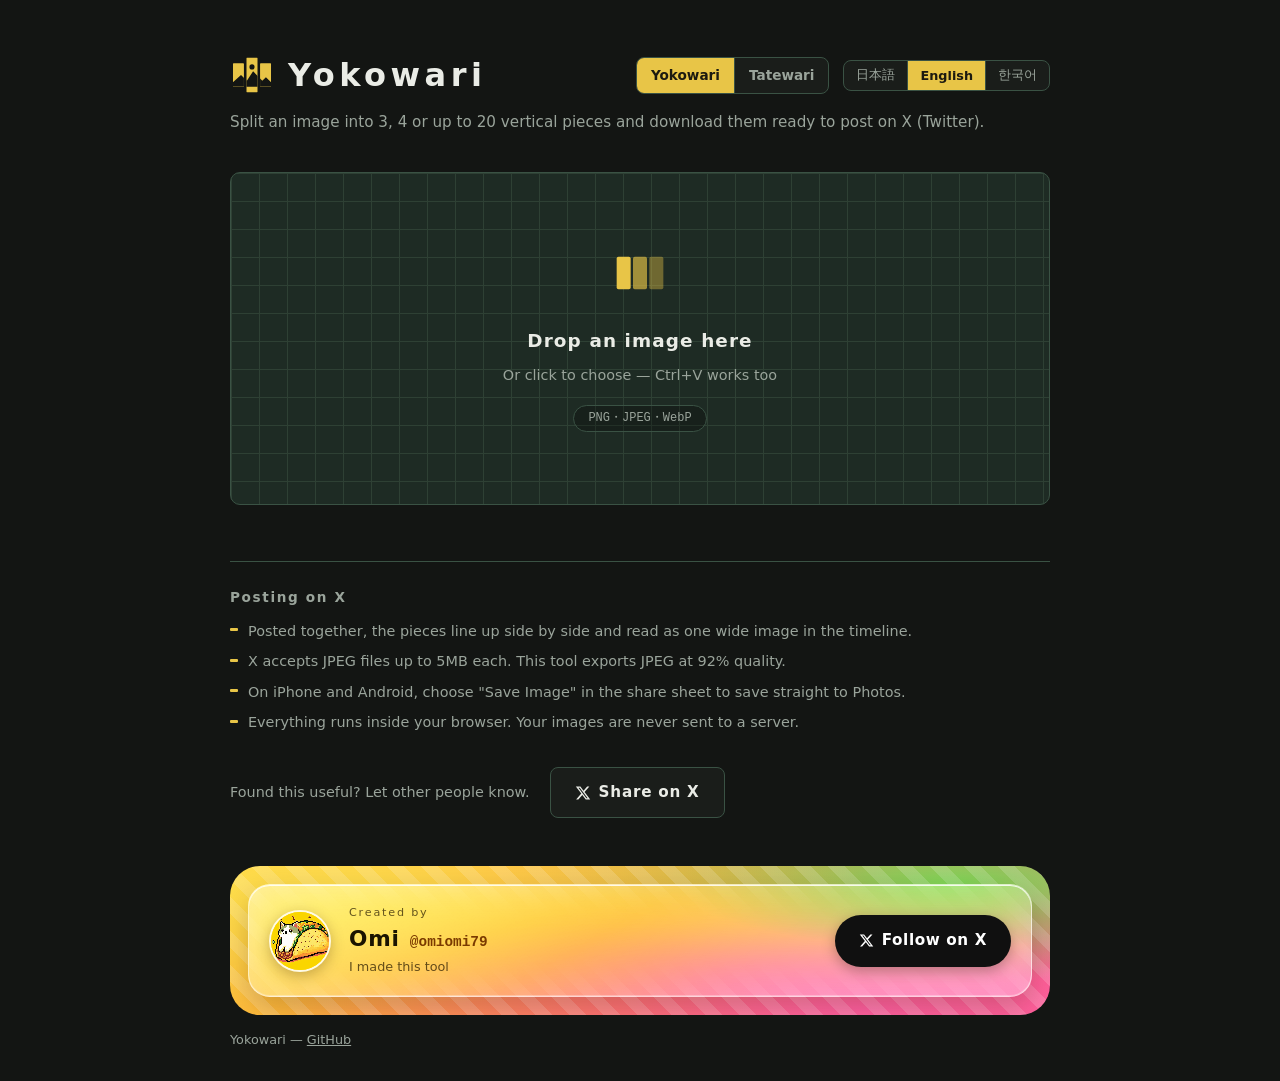
<file: index.html>
<!DOCTYPE html>
<html lang="ja" data-app="yoko">
<head>
  <meta charset="UTF-8" />
  <meta name="viewport" content="width=device-width, initial-scale=1.0" />
  <title>ヨコ割をください — 画像を横に3・4分割してXに投稿</title>
  <meta name="description" content="画像を横に3分割・4分割してダウンロードできる無料ツール。X（Twitter）投稿用。ブラウザ内で処理するので画像はどこにも送信されません。" />

  <!-- SNSでリンクを貼ったときのカード表示 -->
  <meta property="og:type" content="website" />
  <meta property="og:site_name" content="ヨコ割をください" />
  <meta property="og:title" content="ヨコ割をください" />
  <meta property="og:description" content="画像を横に3・4分割してX（Twitter）に投稿できる無料ツール。処理はブラウザ内で完結し、画像はどこにも送信されません。" />
  <meta property="og:url" content="https://omiomi79.github.io/yokowari/" />
  <meta property="og:image" content="https://omiomi79.github.io/yokowari/ogp.png" />
  <meta property="og:image:width" content="1200" />
  <meta property="og:image:height" content="630" />
  <meta name="twitter:card" content="summary_large_image" />
  <meta name="twitter:site" content="@omiomi79" />
  <meta name="twitter:creator" content="@omiomi79" />
  <link rel="icon" href="data:image/svg+xml,<svg xmlns='http://www.w3.org/2000/svg' viewBox='0 0 120 120'><defs><clipPath id='p'><rect x='8' y='28' width='30' height='64' rx='2'/><rect x='45' y='12' width='30' height='96' rx='2'/><rect x='82' y='28' width='30' height='64' rx='2'/></clipPath></defs><g clip-path='url(%23p)'><rect width='120' height='120' fill='%23E8C547'/><circle cx='60' cy='38' r='7' fill='%23131513'/><path d='M8 92 V80 L30 60 L46 76 L63 50 L88 76 L98 66 L112 80 V92 Z' fill='%23131513'/></g></svg>" />
  <link rel="stylesheet" href="style.css?v=20261113" />
</head>
<body>
  <div class="page">
    <header class="header">
      <div class="header-top">
        <h1 class="brand">
          <span class="brand-mark" aria-hidden="true">
            <svg viewBox="0 0 120 120" xmlns="http://www.w3.org/2000/svg" role="img">
              <defs>
                <clipPath id="logo-panels">
                  <rect x="8" y="28" width="30" height="64" rx="2" />
                  <rect x="45" y="12" width="30" height="96" rx="2" />
                  <rect x="82" y="28" width="30" height="64" rx="2" />
                </clipPath>
              </defs>
              <g clip-path="url(#logo-panels)">
                <rect x="0" y="0" width="120" height="120" fill="#e8c547" />
                <circle cx="60" cy="38" r="7" fill="#131513" />
                <path d="M8 92 V80 L30 60 L46 76 L63 50 L88 76 L98 66 L112 80 V92 Z" fill="#131513" />
              </g>
            </svg>
          </span>
          <span data-i18n="brand">ヨコ割をください</span>
        </h1>

        <div class="header-tools">
          <!-- ヨコ割とタテ割は別ページ。今いる方は span、もう片方はリンク -->
          <nav class="page-switch" data-i18n-aria="switchAria" aria-label="ツールの切り替え">
            <span class="page-switch-item is-active" aria-current="page" data-i18n="switchYoko">ヨコ割</span>
            <a class="page-switch-item" href="tate/" data-i18n="switchTate">タテ割</a>
          </nav>
          <div class="lang" role="group" aria-label="Language / 言語">
            <button type="button" class="lang-btn" data-lang="ja" lang="ja" aria-pressed="true">日本語</button>
            <button type="button" class="lang-btn" data-lang="en" lang="en" aria-pressed="false">English</button>
            <button type="button" class="lang-btn" data-lang="ko" lang="ko" aria-pressed="false">한국어</button>
          </div>
        </div>
      </div>
      <p class="tagline" data-i18n="tagline">画像を横に3・4分割（最大20分割）して、X（Twitter）にそのまま投稿できる形でダウンロード。</p>
    </header>

    <main>
      <!-- ドロップゾーン -->
      <section id="dropzone" class="dropzone" tabindex="0" role="button"
               data-i18n-aria="dropAria" aria-label="画像を選択またはドラッグ＆ドロップ">
        <input type="file" id="file-input" accept="image/png,image/jpeg,image/webp" hidden />
        <div class="dropzone-inner">
          <svg class="dropzone-icon" viewBox="0 0 48 48" aria-hidden="true">
            <rect x="4" y="10" width="12" height="28" rx="1.5" />
            <rect x="18" y="10" width="12" height="28" rx="1.5" opacity=".65" />
            <rect x="32" y="10" width="12" height="28" rx="1.5" opacity=".4" />
          </svg>
          <p class="dropzone-title" data-i18n="dropTitle">画像をここにドロップ</p>
          <p class="dropzone-sub" data-i18n="dropSub">クリックで選択 ／ Ctrl+V で貼り付けもOK</p>
          <p class="dropzone-formats">PNG・JPEG・WebP</p>
        </div>
      </section>

      <!-- 作業エリア（画像読み込み後に表示） -->
      <section id="workspace" class="workspace" hidden>
        <div class="controls">
          <div class="control-group">
            <span class="control-label" data-i18n="splitLabel">分割数</span>
            <div class="segmented" role="radiogroup" data-i18n-aria="splitLabel" aria-label="分割数">
              <button type="button" class="seg-btn is-active" data-split="3" role="radio" aria-checked="true" data-i18n="split3">3分割</button>
              <button type="button" class="seg-btn" data-split="4" role="radio" aria-checked="false" data-i18n="split4">4分割</button>
              <button type="button" class="seg-btn" data-split="custom" role="radio" aria-checked="false" data-i18n="splitCustom">n分割</button>
            </div>
          </div>
          <div class="control-group" id="custom-split" hidden>
            <span class="control-label" data-i18n="customLabel">枚数（2〜20）</span>
            <div class="stepper">
              <button type="button" class="step-btn" id="split-minus" data-i18n-aria="splitMinus" aria-label="1枚減らす">−</button>
              <input type="number" id="split-input" class="step-input" min="2" max="20" step="1" value="5"
                     inputmode="numeric" data-i18n-aria="customLabel" aria-label="枚数（2〜20）" />
              <button type="button" class="step-btn" id="split-plus" data-i18n-aria="splitPlus" aria-label="1枚増やす">＋</button>
            </div>
          </div>
          <div class="control-group">
            <span class="control-label" data-i18n="formatLabel">保存形式</span>
            <div class="segmented" role="radiogroup" data-i18n-aria="formatLabel" aria-label="保存形式">
              <button type="button" class="seg-btn is-active" data-format="jpeg" role="radio" aria-checked="true">JPEG <small data-i18n="jpegNote">X推奨</small></button>
              <button type="button" class="seg-btn" data-format="png" role="radio" aria-checked="false">PNG <small data-i18n="pngNote">高画質</small></button>
            </div>
          </div>
          <button type="button" id="even-btn" class="ghost-btn" data-i18n="evenBtn" hidden>均等に戻す</button>
          <button type="button" id="reset-btn" class="text-btn" data-i18n="reset">別の画像にする</button>
        </div>

        <div class="mat">
          <div class="preview-wrap">
            <div class="stage" id="stage">
              <canvas id="preview-canvas"></canvas>
            </div>
          </div>
        </div>

        <p class="drag-hint" id="drag-hint" data-i18n="dragHint">プレビューの黄色いハンドルをドラッグすると分割位置を変えられます</p>

        <div class="meta-row">
          <p id="src-info" class="meta mono"></p>
          <p id="piece-info" class="meta mono"></p>
        </div>
        <p id="warning" class="warning" hidden></p>

        <div class="pieces" id="pieces"></div>

        <div class="download-row">
          <button type="button" id="download-all" class="primary-btn">まとめてダウンロード</button>
          <p class="download-hint" id="download-hint">投稿するときは 1 → 2 → 3 の順に画像を選んでください</p>
        </div>
      </section>

      <!-- 使い方メモ -->
      <section class="notes">
        <h2 class="notes-title" data-i18n="notesTitle">Xに投稿するときのメモ</h2>
        <ul>
          <li data-i18n="note1">複数枚投稿すると、タイムラインでは横に並んで1枚の絵として繋がって見えます。</li>
          <li data-i18n="note2">JPEGなら1枚5MBまで投稿できます。このツールのJPEGは高画質（品質92%）で書き出します。</li>
          <li data-i18n="note3">iPhone・Androidでは共有シートの「画像を保存」から写真アプリに直接保存できます。</li>
          <li data-i18n="note4">処理はすべてブラウザの中だけで行われ、画像がサーバーに送信されることはありません。</li>
        </ul>
      </section>

      <section class="share">
        <p class="share-text" data-i18n="shareText">このツール、まわりにも紹介してもらえると嬉しいです</p>
        <a class="share-btn"
           href="https://x.com/intent/post?text=画像を横に3・4分割してXに投稿できる無料ツール「ヨコ割をください」&amp;url=https://omiomi79.github.io/yokowari/&amp;via=omiomi79"
           target="_blank" rel="noopener">
          <svg viewBox="0 0 24 24" aria-hidden="true"><path d="M18.244 2.25h3.308l-7.227 8.26 8.502 11.24H16.17l-5.214-6.817L4.99 21.75H1.68l7.73-8.835L1.254 2.25H8.08l4.713 6.231zm-1.161 17.52h1.833L7.084 4.126H5.117z"/></svg>
          <span data-i18n="shareBtn">Xでシェア</span>
        </a>
      </section>
    </main>

    <footer class="footer">
      <!-- 作者ブロック。カード全体がXのフォロー画面へのリンクになっている。
           背景の色面にガラス板を重ねる構成なので、.author-stage と対で使う -->
      <div class="author-stage">
      <a class="author" href="https://x.com/intent/follow?screen_name=omiomi79"
         target="_blank" rel="noopener">
        <span class="author-avatar" aria-hidden="true">
          <!-- 画像が取得できない場合は名前の文字が下から見える -->
          <span class="author-avatar-text" data-i18n="authorName">おみ</span>
          <img class="author-avatar-img" src="avatar.png" alt="" width="192" height="192" />
        </span>
        <span class="author-text">
          <span class="author-eyebrow" data-i18n="authorEyebrow">制作者</span>
          <span class="author-line">
            <span class="author-name" data-i18n="authorName">おみ</span>
            <span class="author-handle">@omiomi79</span>
          </span>
          <span class="author-made" data-i18n="authorMade">このツールを作成しました</span>
        </span>
        <span class="author-follow">
          <svg viewBox="0 0 24 24" aria-hidden="true"><path d="M18.244 2.25h3.308l-7.227 8.26 8.502 11.24H16.17l-5.214-6.817L4.99 21.75H1.68l7.73-8.835L1.254 2.25H8.08l4.713 6.231zm-1.161 17.52h1.833L7.084 4.126H5.117z"/></svg>
          <span data-i18n="authorFollow">Xでフォロー</span>
        </span>
      </a>
      </div>

      <p class="footer-meta"><span data-i18n="brand">ヨコ割をください</span> — <a href="https://github.com/omiomi79/yokowari" id="repo-link">GitHub</a></p>
    </footer>
  </div>

  <script src="i18n.js?v=20261113"></script>
  <script src="app.js?v=20261113"></script>
</body>
</html>
</file>
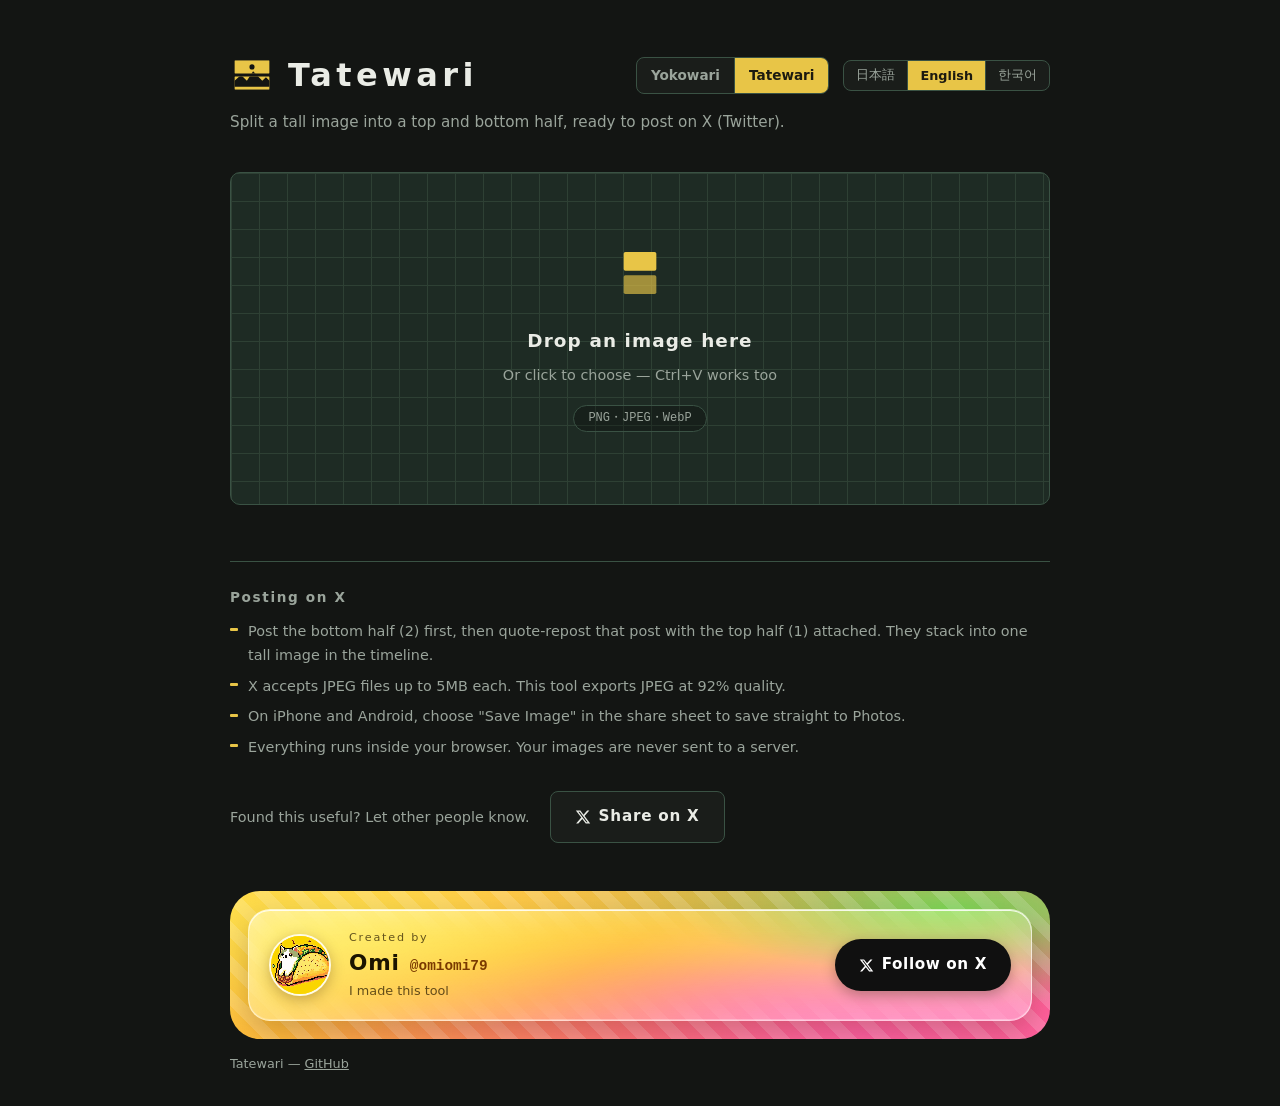
<file: tate/index.html>
<!DOCTYPE html>
<html lang="ja" data-app="tate">
<head>
  <meta charset="UTF-8" />
  <meta name="viewport" content="width=device-width, initial-scale=1.0" />
  <title>タテ割もください — 画像を上下2分割してXに投稿</title>
  <meta name="description" content="画像を上下に2分割してダウンロードできる無料ツール。X（Twitter）投稿用。ブラウザ内で処理するので画像はどこにも送信されません。" />

  <!-- SNSでリンクを貼ったときのカード表示 -->
  <meta property="og:type" content="website" />
  <meta property="og:site_name" content="タテ割もください" />
  <meta property="og:title" content="タテ割もください" />
  <meta property="og:description" content="画像を上下に2分割してX（Twitter）に投稿できる無料ツール。処理はブラウザ内で完結し、画像はどこにも送信されません。" />
  <meta property="og:url" content="https://omiomi79.github.io/yokowari/tate/" />
  <meta property="og:image" content="https://omiomi79.github.io/yokowari/ogp-tate.png" />
  <meta property="og:image:width" content="1200" />
  <meta property="og:image:height" content="630" />
  <meta name="twitter:card" content="summary_large_image" />
  <meta name="twitter:site" content="@omiomi79" />
  <meta name="twitter:creator" content="@omiomi79" />
  <link rel="icon" href="data:image/svg+xml,<svg xmlns='http://www.w3.org/2000/svg' viewBox='0 0 120 120'><defs><clipPath id='p'><rect x='12' y='20' width='96' height='36' rx='2'/><rect x='12' y='64' width='96' height='36' rx='2'/></clipPath></defs><g clip-path='url(%23p)'><rect width='120' height='120' fill='%23E8C547'/><circle cx='60' cy='38' r='7' fill='%23131513'/><path d='M8 92 V80 L30 60 L46 76 L63 50 L88 76 L98 66 L112 80 V92 Z' fill='%23131513'/></g></svg>" />
  <link rel="stylesheet" href="../style.css?v=20261113" />
</head>
<body>
  <div class="page">
    <header class="header">
      <div class="header-top">
        <h1 class="brand">
          <span class="brand-mark" aria-hidden="true">
            <svg viewBox="0 0 120 120" xmlns="http://www.w3.org/2000/svg" role="img">
              <defs>
                <clipPath id="logo-panels">
                  <rect x="12" y="20" width="96" height="36" rx="2" />
                  <rect x="12" y="64" width="96" height="36" rx="2" />
                </clipPath>
              </defs>
              <g clip-path="url(#logo-panels)">
                <rect x="0" y="0" width="120" height="120" fill="#e8c547" />
                <circle cx="60" cy="38" r="7" fill="#131513" />
                <path d="M8 92 V80 L30 60 L46 76 L63 50 L88 76 L98 66 L112 80 V92 Z" fill="#131513" />
              </g>
            </svg>
          </span>
          <span data-i18n="brand">タテ割もください</span>
        </h1>

        <div class="header-tools">
          <!-- ヨコ割とタテ割は別ページ。今いる方は span、もう片方はリンク -->
          <nav class="page-switch" data-i18n-aria="switchAria" aria-label="ツールの切り替え">
            <a class="page-switch-item" href="../" data-i18n="switchYoko">ヨコ割</a>
            <span class="page-switch-item is-active" aria-current="page" data-i18n="switchTate">タテ割</span>
          </nav>
          <div class="lang" role="group" aria-label="Language / 言語">
            <button type="button" class="lang-btn" data-lang="ja" lang="ja" aria-pressed="true">日本語</button>
            <button type="button" class="lang-btn" data-lang="en" lang="en" aria-pressed="false">English</button>
            <button type="button" class="lang-btn" data-lang="ko" lang="ko" aria-pressed="false">한국어</button>
          </div>
        </div>
      </div>
      <p class="tagline" data-i18n="tagline">縦長の画像を上下2枚に分けて、X（Twitter）にそのまま投稿できる形でダウンロード。</p>
    </header>

    <main>
      <!-- ドロップゾーン -->
      <section id="dropzone" class="dropzone" tabindex="0" role="button"
               data-i18n-aria="dropAria" aria-label="画像を選択またはドラッグ＆ドロップ">
        <input type="file" id="file-input" accept="image/png,image/jpeg,image/webp" hidden />
        <div class="dropzone-inner">
          <svg class="dropzone-icon" viewBox="0 0 48 48" aria-hidden="true">
            <rect x="10" y="6" width="28" height="16" rx="1.5" />
            <rect x="10" y="26" width="28" height="16" rx="1.5" opacity=".65" />
          </svg>
          <p class="dropzone-title" data-i18n="dropTitle">画像をここにドロップ</p>
          <p class="dropzone-sub" data-i18n="dropSub">クリックで選択 ／ Ctrl+V で貼り付けもOK</p>
          <p class="dropzone-formats">PNG・JPEG・WebP</p>
        </div>
      </section>

      <!-- 作業エリア（画像読み込み後に表示） -->
      <section id="workspace" class="workspace" hidden>
        <div class="controls">
          <div class="control-group">
            <span class="control-label" data-i18n="formatLabel">保存形式</span>
            <div class="segmented" role="radiogroup" data-i18n-aria="formatLabel" aria-label="保存形式">
              <button type="button" class="seg-btn is-active" data-format="jpeg" role="radio" aria-checked="true">JPEG <small data-i18n="jpegNote">X推奨</small></button>
              <button type="button" class="seg-btn" data-format="png" role="radio" aria-checked="false">PNG <small data-i18n="pngNote">高画質</small></button>
            </div>
          </div>
          <button type="button" id="even-btn" class="ghost-btn" data-i18n="evenBtn" hidden>中央に戻す</button>
          <button type="button" id="reset-btn" class="text-btn" data-i18n="reset">別の画像にする</button>
        </div>

        <div class="mat">
          <div class="preview-wrap">
            <div class="stage" id="stage">
              <canvas id="preview-canvas"></canvas>
            </div>
          </div>
        </div>

        <p class="drag-hint" id="drag-hint" data-i18n="dragHint">プレビューの黄色いハンドルをドラッグすると分割位置を変えられます</p>

        <div class="meta-row">
          <p id="src-info" class="meta mono"></p>
          <p id="piece-info" class="meta mono"></p>
        </div>
        <p id="warning" class="warning" hidden></p>

        <div class="pieces" id="pieces"></div>

        <div class="download-row">
          <button type="button" id="download-all" class="primary-btn">まとめてダウンロード</button>
          <p class="download-hint" id="download-hint">先に 2（下）を投稿し、その投稿を引用リポストして 1（上）を貼ってください</p>
        </div>
      </section>

      <!-- 使い方メモ -->
      <section class="notes">
        <h2 class="notes-title" data-i18n="notesTitle">Xに投稿するときのメモ</h2>
        <ul>
          <li data-i18n="note1">先に下半分（2）を投稿し、それを引用リポストして上半分（1）を貼ると、タイムラインで上下に繋がって見えます。</li>
          <li data-i18n="note2">JPEGなら1枚5MBまで投稿できます。このツールのJPEGは高画質（品質92%）で書き出します。</li>
          <li data-i18n="note3">iPhone・Androidでは共有シートの「画像を保存」から写真アプリに直接保存できます。</li>
          <li data-i18n="note4">処理はすべてブラウザの中だけで行われ、画像がサーバーに送信されることはありません。</li>
        </ul>
      </section>

      <section class="share">
        <p class="share-text" data-i18n="shareText">このツール、まわりにも紹介してもらえると嬉しいです</p>
        <a class="share-btn"
           href="https://x.com/intent/post?text=画像を上下2分割してXに投稿できる無料ツール「タテ割もください」&amp;url=https://omiomi79.github.io/yokowari/tate/&amp;via=omiomi79"
           target="_blank" rel="noopener">
          <svg viewBox="0 0 24 24" aria-hidden="true"><path d="M18.244 2.25h3.308l-7.227 8.26 8.502 11.24H16.17l-5.214-6.817L4.99 21.75H1.68l7.73-8.835L1.254 2.25H8.08l4.713 6.231zm-1.161 17.52h1.833L7.084 4.126H5.117z"/></svg>
          <span data-i18n="shareBtn">Xでシェア</span>
        </a>
      </section>
    </main>

    <footer class="footer">
      <!-- 作者ブロック。カード全体がXのフォロー画面へのリンクになっている。
           背景の色面にガラス板を重ねる構成なので、.author-stage と対で使う -->
      <div class="author-stage">
      <a class="author" href="https://x.com/intent/follow?screen_name=omiomi79"
         target="_blank" rel="noopener">
        <span class="author-avatar" aria-hidden="true">
          <!-- 画像が取得できない場合は名前の文字が下から見える -->
          <span class="author-avatar-text" data-i18n="authorName">おみ</span>
          <img class="author-avatar-img" src="../avatar.png" alt="" width="192" height="192" />
        </span>
        <span class="author-text">
          <span class="author-eyebrow" data-i18n="authorEyebrow">制作者</span>
          <span class="author-line">
            <span class="author-name" data-i18n="authorName">おみ</span>
            <span class="author-handle">@omiomi79</span>
          </span>
          <span class="author-made" data-i18n="authorMade">このツールを作成しました</span>
        </span>
        <span class="author-follow">
          <svg viewBox="0 0 24 24" aria-hidden="true"><path d="M18.244 2.25h3.308l-7.227 8.26 8.502 11.24H16.17l-5.214-6.817L4.99 21.75H1.68l7.73-8.835L1.254 2.25H8.08l4.713 6.231zm-1.161 17.52h1.833L7.084 4.126H5.117z"/></svg>
          <span data-i18n="authorFollow">Xでフォロー</span>
        </span>
      </a>
      </div>

      <p class="footer-meta"><span data-i18n="brand">タテ割もください</span> — <a href="https://github.com/omiomi79/yokowari" id="repo-link">GitHub</a></p>
    </footer>
  </div>

  <script src="../i18n.js?v=20261113"></script>
  <script src="../app.js?v=20261113"></script>
</body>
</html>
</file>
<file: style.css>
/* ヨコ割り — カッターマットをモチーフにしたダークUI */

:root {
  --bg: #131513;
  --bg-raise: #1a1d1a;
  --mat: #1e2b24;
  --mat-grid: #2e4034;
  --mat-edge: #3a5244;
  --ink: #eaece6;
  --ink-dim: #9aa49b;
  --guide: #e8c547;      /* カッターガイドの黄色 */
  --guide-dim: #b39a3a;
  --danger: #e07a5f;
  --radius: 10px;
  --font-body: "Hiragino Kaku Gothic ProN", "Hiragino Sans", "Yu Gothic UI", "Yu Gothic", "Meiryo", system-ui, sans-serif;
  --font-mono: "Consolas", "SF Mono", "Menlo", monospace;
}

* { box-sizing: border-box; margin: 0; padding: 0; }

html { color-scheme: dark; }

body {
  background: var(--bg);
  color: var(--ink);
  font-family: var(--font-body);
  line-height: 1.7;
  -webkit-font-smoothing: antialiased;
}

.page {
  max-width: 860px;
  margin: 0 auto;
  padding: 48px 20px 32px;
}

/* ---------- ヘッダー ---------- */

.header { margin-bottom: 36px; }

.header-top {
  display: flex;
  flex-wrap: wrap;
  align-items: center;
  justify-content: space-between;
  gap: 12px 20px;
}

.header-tools {
  display: flex;
  align-items: center;
  flex-wrap: wrap;
  gap: 10px 14px;
}

/* ヨコ割 / タテ割 のページ切り替え。言語ボタンと同じ作法で、今いる側を黄色で示す */
.page-switch {
  display: inline-flex;
  border: 1px solid var(--mat-edge);
  border-radius: 8px;
  overflow: hidden;
  background: var(--bg-raise);
}

.page-switch-item {
  font-size: 0.85rem;
  font-weight: 700;
  padding: 6px 14px;
  color: var(--ink-dim);
  text-decoration: none;
  white-space: nowrap;
  transition: background 0.12s, color 0.12s;
}

.page-switch-item + .page-switch-item { border-left: 1px solid var(--mat-edge); }

a.page-switch-item:hover { color: var(--ink); }

.page-switch-item.is-active {
  background: var(--guide);
  color: #1c1a10;
}

a.page-switch-item:focus-visible {
  outline: 2px solid var(--guide);
  outline-offset: -2px;
}

.lang {
  display: inline-flex;
  border: 1px solid var(--mat-edge);
  border-radius: 8px;
  overflow: hidden;
  background: var(--bg-raise);
}

.lang-btn {
  appearance: none;
  border: none;
  background: transparent;
  color: var(--ink-dim);
  font-family: inherit;
  font-size: 0.8rem;
  padding: 6px 12px;
  cursor: pointer;
  white-space: nowrap;
  transition: background 0.12s, color 0.12s;
}

.lang-btn + .lang-btn { border-left: 1px solid var(--mat-edge); }

.lang-btn:hover { color: var(--ink); }

.lang-btn.is-active {
  background: var(--guide);
  color: #1c1a10;
  font-weight: 700;
}

.lang-btn:focus-visible {
  outline: 2px solid var(--guide);
  outline-offset: -2px;
}

.brand {
  display: flex;
  align-items: center;
  gap: 14px;
  font-size: 2rem;
  font-weight: 800;
  letter-spacing: 0.14em;
}

.brand-mark {
  display: inline-flex;
  flex-shrink: 0;
}
.brand-mark svg {
  width: 44px;
  height: 44px;
  display: block;
}

.tagline {
  margin-top: 8px;
  color: var(--ink-dim);
  font-size: 0.95rem;
}

/* ---------- ドロップゾーン ---------- */

.dropzone {
  position: relative;
  border-radius: var(--radius);
  background:
    linear-gradient(var(--mat-grid) 1px, transparent 1px),
    linear-gradient(90deg, var(--mat-grid) 1px, transparent 1px),
    var(--mat);
  background-size: 28px 28px, 28px 28px, auto;
  border: 1px solid var(--mat-edge);
  outline: none;
  cursor: pointer;
  padding: 72px 24px;
  text-align: center;
  transition: border-color 0.15s, box-shadow 0.15s;
}

.dropzone:hover,
.dropzone:focus-visible {
  border-color: var(--guide);
  box-shadow: 0 0 0 1px var(--guide);
}

.dropzone.is-dragover {
  border-color: var(--guide);
  box-shadow: 0 0 0 2px var(--guide), 0 0 32px rgba(232, 197, 71, 0.15) inset;
}

.dropzone-icon {
  width: 56px;
  height: 56px;
  fill: var(--guide);
  margin-bottom: 16px;
}

.dropzone-title {
  font-size: 1.15rem;
  font-weight: 700;
  letter-spacing: 0.06em;
}

.dropzone-sub {
  margin-top: 6px;
  color: var(--ink-dim);
  font-size: 0.9rem;
}

.dropzone-formats {
  margin-top: 18px;
  display: inline-block;
  font-family: var(--font-mono);
  font-size: 0.75rem;
  color: var(--ink-dim);
  border: 1px solid var(--mat-edge);
  border-radius: 99px;
  padding: 2px 14px;
  background: rgba(0, 0, 0, 0.25);
}

/* ---------- コントロール ---------- */

.workspace { margin-top: 8px; }

.controls {
  display: flex;
  flex-wrap: wrap;
  align-items: flex-end;
  gap: 20px;
  margin-bottom: 16px;
}

.control-group {
  display: flex;
  flex-direction: column;
  gap: 6px;
}

.control-label {
  font-size: 0.75rem;
  letter-spacing: 0.12em;
  color: var(--ink-dim);
}

.segmented {
  display: inline-flex;
  border: 1px solid var(--mat-edge);
  border-radius: 8px;
  overflow: hidden;
  background: var(--bg-raise);
}

.seg-btn {
  appearance: none;
  border: none;
  background: transparent;
  color: var(--ink-dim);
  font-family: inherit;
  font-size: 0.95rem;
  font-weight: 700;
  padding: 8px 18px;
  cursor: pointer;
  transition: background 0.12s, color 0.12s;
}

.seg-btn small {
  font-weight: 400;
  font-size: 0.7rem;
  margin-left: 4px;
  opacity: 0.8;
}

.seg-btn + .seg-btn { border-left: 1px solid var(--mat-edge); }

.seg-btn:hover { color: var(--ink); }

.seg-btn.is-active {
  background: var(--guide);
  color: #1c1a10;
}

.seg-btn:focus-visible {
  outline: 2px solid var(--guide);
  outline-offset: -2px;
}

.stepper {
  display: inline-flex;
  border: 1px solid var(--mat-edge);
  border-radius: 8px;
  overflow: hidden;
  background: var(--bg-raise);
}

.step-btn {
  appearance: none;
  border: none;
  background: transparent;
  color: var(--ink);
  font-family: inherit;
  font-size: 1rem;
  font-weight: 700;
  width: 40px;
  cursor: pointer;
}
.step-btn:hover { background: var(--mat); color: var(--guide); }
.step-btn:focus-visible { outline: 2px solid var(--guide); outline-offset: -2px; }

.step-input {
  width: 56px;
  border: none;
  border-left: 1px solid var(--mat-edge);
  border-right: 1px solid var(--mat-edge);
  background: transparent;
  color: var(--guide);
  font-family: var(--font-mono);
  font-size: 1rem;
  font-weight: 700;
  text-align: center;
  padding: 8px 0;
  -moz-appearance: textfield;
}
.step-input::-webkit-outer-spin-button,
.step-input::-webkit-inner-spin-button { -webkit-appearance: none; margin: 0; }
.step-input:focus-visible { outline: 2px solid var(--guide); outline-offset: -2px; }

.text-btn {
  appearance: none;
  border: none;
  background: none;
  color: var(--ink-dim);
  font-family: inherit;
  font-size: 0.85rem;
  cursor: pointer;
  text-decoration: underline;
  text-underline-offset: 3px;
  padding: 8px 0;
  margin-left: auto;
}
.text-btn:hover { color: var(--ink); }
.text-btn:focus-visible { outline: 2px solid var(--guide); outline-offset: 2px; }

/* ---------- プレビュー（カッターマット） ---------- */

.mat {
  border-radius: var(--radius);
  border: 1px solid var(--mat-edge);
  background:
    linear-gradient(var(--mat-grid) 1px, transparent 1px),
    linear-gradient(90deg, var(--mat-grid) 1px, transparent 1px),
    var(--mat);
  background-size: 28px 28px, 28px 28px, auto;
  padding: 24px;
}

.preview-wrap {
  display: flex;
  justify-content: center;
}

/* ハンドルを重ねるため、canvas と同じ大きさに縮む器 */
.stage {
  position: relative;
  line-height: 0;
  max-width: 100%;
  touch-action: none;
}

#preview-canvas {
  max-width: 100%;
  height: auto;
  display: block;
  box-shadow: 0 6px 24px rgba(0, 0, 0, 0.45);
}

/* 分割位置のハンドル。細い線を見せつつ、掴む範囲は指でも届く幅を確保する */
.handle {
  position: absolute;
  top: 0;
  bottom: 0;
  width: 34px;
  margin-left: -17px;
  padding: 0;
  border: none;
  background: none;
  cursor: ew-resize;
  touch-action: none;
}

.handle .line {
  position: absolute;
  left: 16px;
  top: 0;
  bottom: 0;
  width: 2px;
  background: var(--guide);
}

.handle .grip {
  position: absolute;
  left: 50%;
  top: 50%;
  transform: translate(-50%, -50%);
  width: 20px;
  height: 44px;
  border-radius: 5px;
  background: var(--guide);
  display: flex;
  align-items: center;
  justify-content: center;
  gap: 3px;
}

.handle .grip i {
  width: 2px;
  height: 16px;
  background: #1c1a10;
  border-radius: 1px;
}

.handle:focus-visible .grip {
  outline: 3px solid var(--ink);
  outline-offset: 2px;
}

/* 縦分割のときはハンドルを横に寝かせる */
.handle.is-y {
  top: auto;
  bottom: auto;
  left: 0;
  right: 0;
  width: auto;
  height: 34px;
  margin-left: 0;
  margin-top: -17px;
  cursor: ns-resize;
}

.handle.is-y .line {
  left: 0;
  right: 0;
  top: 16px;
  bottom: auto;
  width: auto;
  height: 2px;
}

.handle.is-y .grip {
  width: 44px;
  height: 20px;
  flex-direction: column;
}

.handle.is-y .grip i {
  width: 16px;
  height: 2px;
}

.drag-hint {
  margin-top: 10px;
  color: var(--ink-dim);
  font-size: 0.8rem;
}

.ghost-btn {
  appearance: none;
  border: 1px solid var(--mat-edge);
  border-radius: 8px;
  background: transparent;
  color: var(--ink);
  font-family: inherit;
  font-size: 0.85rem;
  padding: 8px 16px;
  cursor: pointer;
  transition: border-color 0.12s, color 0.12s;
}
.ghost-btn:hover { border-color: var(--guide); color: var(--guide); }
.ghost-btn:focus-visible { outline: 2px solid var(--guide); outline-offset: 2px; }

/* ---------- メタ情報 ---------- */

.meta-row {
  display: flex;
  flex-wrap: wrap;
  gap: 4px 24px;
  margin-top: 10px;
}

.meta {
  color: var(--ink-dim);
  font-size: 0.8rem;
}

.mono { font-family: var(--font-mono); }

.warning {
  margin-top: 10px;
  color: var(--danger);
  font-size: 0.85rem;
  border-left: 3px solid var(--danger);
  padding-left: 10px;
}

/* ---------- ピース一覧 ---------- */

.pieces {
  display: grid;
  grid-template-columns: repeat(auto-fit, minmax(150px, 1fr));
  gap: 14px;
  margin-top: 24px;
}

/* 縦分割のコマは横長なので、並べずに縦に積んで幅いっぱいに見せる */
.pieces.is-stacked {
  grid-template-columns: 1fr;
}

.piece {
  background: var(--bg-raise);
  border: 1px solid var(--mat-edge);
  border-radius: var(--radius);
  padding: 12px;
  display: flex;
  flex-direction: column;
  gap: 10px;
}

.piece-thumb {
  width: 100%;
  height: auto;
  display: block;
  border-radius: 4px;
  background: #000;
}

.piece-head {
  display: flex;
  align-items: baseline;
  justify-content: space-between;
}

.piece-num {
  font-family: var(--font-mono);
  font-weight: 700;
  color: var(--guide);
  font-size: 0.95rem;
}

.piece-size {
  font-family: var(--font-mono);
  font-size: 0.7rem;
  color: var(--ink-dim);
}

.piece-dl {
  appearance: none;
  border: 1px solid var(--mat-edge);
  border-radius: 6px;
  background: transparent;
  color: var(--ink);
  font-family: inherit;
  font-size: 0.8rem;
  padding: 6px 0;
  cursor: pointer;
  transition: border-color 0.12s, background 0.12s;
}
.piece-dl:hover { border-color: var(--guide); color: var(--guide); }
.piece-dl:focus-visible { outline: 2px solid var(--guide); outline-offset: 2px; }

/* ---------- ダウンロード ---------- */

.download-row {
  margin-top: 28px;
  display: flex;
  flex-wrap: wrap;
  align-items: center;
  gap: 16px;
}

.primary-btn {
  appearance: none;
  border: none;
  border-radius: 8px;
  background: var(--guide);
  color: #1c1a10;
  font-family: inherit;
  font-size: 1rem;
  font-weight: 800;
  letter-spacing: 0.05em;
  padding: 13px 32px;
  cursor: pointer;
  transition: filter 0.12s, transform 0.08s;
}
.primary-btn:hover { filter: brightness(1.08); }
.primary-btn:active { transform: translateY(1px); }
.primary-btn:focus-visible { outline: 2px solid var(--ink); outline-offset: 2px; }

.share {
  margin-top: 32px;
  display: flex;
  flex-wrap: wrap;
  align-items: center;
  gap: 8px 20px;
}

.share-text {
  color: var(--ink-dim);
  font-size: 0.9rem;
}

.share-btn {
  display: inline-flex;
  align-items: center;
  gap: 8px;
  border: 1px solid var(--mat-edge);
  border-radius: 8px;
  background: var(--bg-raise);
  color: var(--ink);
  font-size: 0.95rem;
  font-weight: 700;
  letter-spacing: 0.05em;
  padding: 12px 24px;
  text-decoration: none;
  transition: border-color 0.12s, color 0.12s;
}
.share-btn svg {
  width: 16px;
  height: 16px;
  fill: currentColor;
}
.share-btn:hover { border-color: var(--guide); color: var(--guide); }
.share-btn:focus-visible { outline: 2px solid var(--guide); outline-offset: 2px; }

.download-hint {
  color: var(--ink-dim);
  font-size: 0.85rem;
}

/* ---------- メモ・フッター ---------- */

.notes {
  margin-top: 56px;
  border-top: 1px solid var(--mat-edge);
  padding-top: 24px;
}

.notes-title {
  font-size: 0.85rem;
  letter-spacing: 0.12em;
  color: var(--ink-dim);
  font-weight: 700;
  margin-bottom: 10px;
}

.notes ul {
  list-style: none;
}

.notes li {
  position: relative;
  padding-left: 18px;
  font-size: 0.9rem;
  color: var(--ink-dim);
  margin-bottom: 6px;
}

.notes li::before {
  content: "";
  position: absolute;
  left: 0;
  top: 0.65em;
  width: 8px;
  height: 3px;
  background: var(--guide);
  border-radius: 1px;
}

.footer {
  margin-top: 48px;
  color: var(--ink-dim);
  font-size: 0.8rem;
}

/* ---------- 作者ブロック（このブロックだけ Liquid Glass 調） ----------
   ガラスは背後に色がないと効かないので、色面(.author-stage)の上に
   半透明のガラス板(.author)を重ねる二層構成にしている            */

.author-stage {
  position: relative;
  border-radius: 30px;
  padding: 18px;
  overflow: hidden;
  background:
    /* ドットのにじみ。ガラス越しにぼけると柔らかい階調になる */
    repeating-linear-gradient(45deg,
      rgba(255, 255, 255, 0.16) 0 12px,
      rgba(255, 255, 255, 0) 12px 24px),
    radial-gradient(120% 140% at 12% 18%, #ffe14d 0%, transparent 55%),
    radial-gradient(110% 130% at 88% 12%, #7ed957 0%, transparent 50%),
    radial-gradient(130% 150% at 78% 96%, #ff5fa2 0%, transparent 55%),
    linear-gradient(115deg, #ffc93d 0%, #ff8a3d 52%, #ff5f8f 100%);
}

.author {
  position: relative;
  display: flex;
  align-items: center;
  gap: 18px;
  padding: 18px 20px;
  border-radius: 22px;
  text-decoration: none;
  /* ガラス本体。上辺を明るく落とし込んで厚みを出す */
  background: linear-gradient(150deg,
    rgba(255, 255, 255, 0.5) 0%,
    rgba(255, 255, 255, 0.24) 45%,
    rgba(255, 255, 255, 0.34) 100%);
  backdrop-filter: blur(18px) saturate(180%);
  -webkit-backdrop-filter: blur(18px) saturate(180%);
  border: 1px solid rgba(255, 255, 255, 0.55);
  box-shadow:
    0 10px 30px rgba(60, 24, 0, 0.24),
    inset 0 1px 0 rgba(255, 255, 255, 0.85),
    inset 0 -1px 0 rgba(255, 255, 255, 0.3);
  transition: background 0.2s, box-shadow 0.2s, transform 0.2s;
}

.author:hover {
  background: linear-gradient(150deg,
    rgba(255, 255, 255, 0.62) 0%,
    rgba(255, 255, 255, 0.34) 45%,
    rgba(255, 255, 255, 0.44) 100%);
  box-shadow:
    0 14px 36px rgba(60, 24, 0, 0.3),
    inset 0 1px 0 rgba(255, 255, 255, 0.95),
    inset 0 -1px 0 rgba(255, 255, 255, 0.35);
  transform: translateY(-1px);
}

.author:focus-visible {
  outline: 3px solid #1a1a1a;
  outline-offset: 3px;
}

/* backdrop-filter が使えない環境では、すりガラスの代わりに白面で読ませる */
@supports not ((backdrop-filter: blur(1px)) or (-webkit-backdrop-filter: blur(1px))) {
  .author { background: rgba(255, 255, 255, 0.82); }
  .author:hover { background: rgba(255, 255, 255, 0.9); }
}

.author-avatar {
  position: relative;
  flex-shrink: 0;
  width: 62px;
  height: 62px;
  border-radius: 50%;
  overflow: hidden;
  background: #ffd400;
  color: #2a2000;
  font-size: 1.05rem;
  font-weight: 800;
  letter-spacing: 0.04em;
  display: flex;
  align-items: center;
  justify-content: center;
  border: 2px solid rgba(255, 255, 255, 0.9);
  box-shadow: 0 4px 14px rgba(60, 24, 0, 0.28);
}

.author-avatar-img {
  position: absolute;
  inset: 0;
  width: 100%;
  height: 100%;
  object-fit: cover;
  /* ドット絵をぼかさずに拡大する */
  image-rendering: pixelated;
}

.author-text {
  display: flex;
  flex-direction: column;
  gap: 2px;
  min-width: 0;
}

.author-eyebrow {
  font-size: 0.7rem;
  letter-spacing: 0.16em;
  color: rgba(40, 26, 0, 0.72);
}

.author-line {
  display: flex;
  align-items: baseline;
  flex-wrap: wrap;
  gap: 2px 10px;
}

.author-name {
  font-size: 1.35rem;
  font-weight: 800;
  color: #1b1400;
  letter-spacing: 0.04em;
  line-height: 1.3;
}

.author-handle {
  font-family: var(--font-mono);
  font-size: 0.9rem;
  font-weight: 700;
  color: #7a3a00;
}

.author-made {
  font-size: 0.8rem;
  color: rgba(40, 26, 0, 0.72);
}

/* X公式のフォローボタンに寄せた黒地。ガラスの上で一番強く出る */
.author-follow {
  flex-shrink: 0;
  margin-left: auto;
  display: inline-flex;
  align-items: center;
  gap: 8px;
  padding: 13px 24px;
  border-radius: 99px;
  background: #101010;
  color: #fff;
  font-size: 0.95rem;
  font-weight: 800;
  letter-spacing: 0.04em;
  white-space: nowrap;
  box-shadow: 0 4px 14px rgba(0, 0, 0, 0.28);
  transition: background 0.15s;
}

.author-follow svg {
  width: 15px;
  height: 15px;
  fill: currentColor;
}

.author:hover .author-follow { background: #2b2b2b; }

.footer-meta { margin-top: 14px; }
.footer-meta a { color: var(--ink-dim); }
.footer-meta a:hover { color: var(--guide); }

@media (max-width: 560px) {
  .author-stage { padding: 12px; border-radius: 24px; }
  .author {
    flex-wrap: wrap;
    gap: 14px 16px;
    padding: 16px;
  }
  .author-follow {
    margin-left: 0;
    width: 100%;
    justify-content: center;
  }
}

/* ---------- レスポンシブ・モーション ---------- */

@media (max-width: 560px) {
  .page { padding-top: 32px; }
  .brand { font-size: 1.5rem; }
  .dropzone { padding: 48px 16px; }
  .text-btn { margin-left: 0; }
}

@media (prefers-reduced-motion: reduce) {
  * { transition: none !important; }
}
</file>
